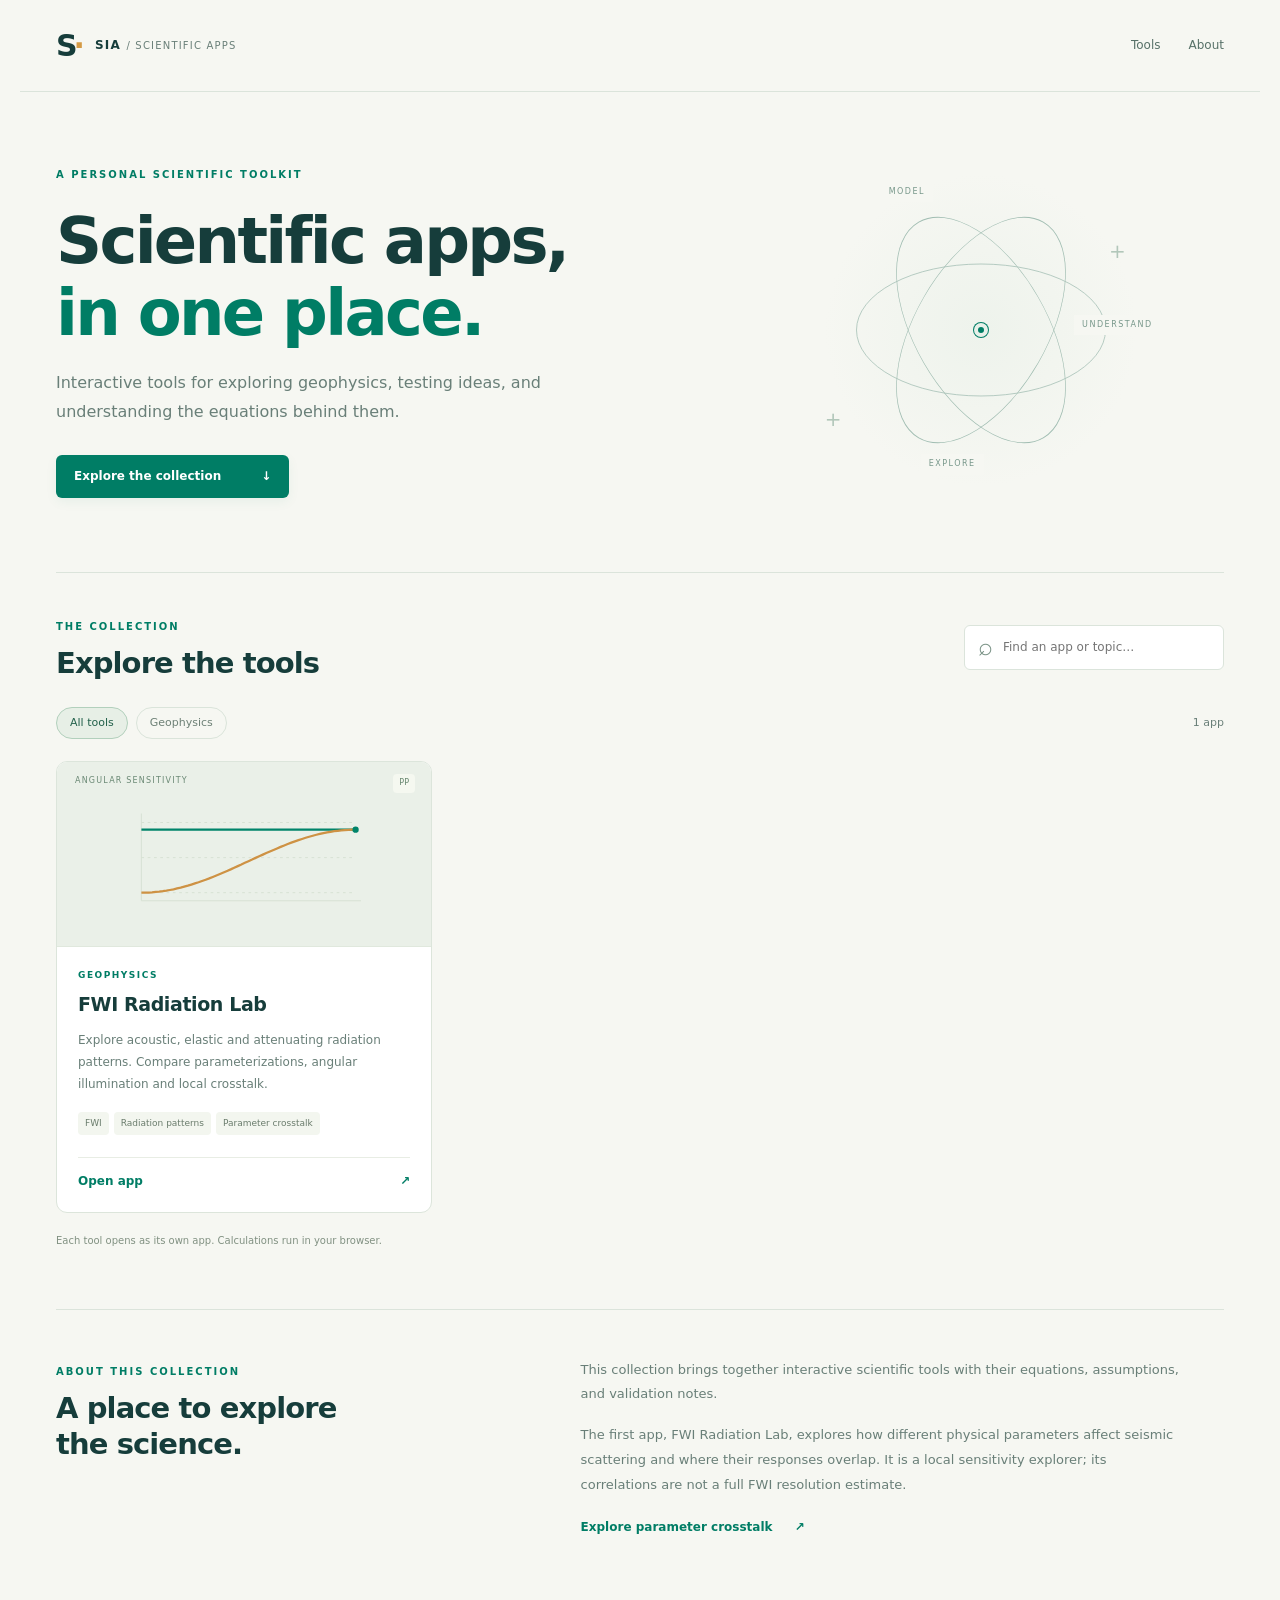
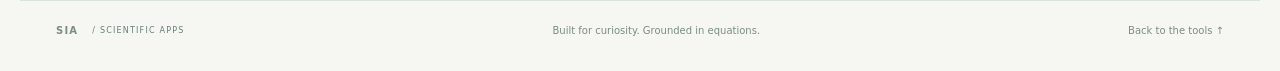
<file: index.html>
<!doctype html><html lang="en"><head><meta charset="utf-8"><meta name="viewport" content="width=device-width,initial-scale=1"><meta name="description" content="Sia's collection of interactive scientific apps for geophysics and quantitative research."><meta name="color-scheme" content="light"><title>Sia — Scientific Apps</title><link rel="stylesheet" href="hub.css"></head><body>
<header><a class="brand" href="./" aria-label="Scientific Apps home"><span class="symbol">S<span>·</span></span><span>SIA <b>/ SCIENTIFIC APPS</b></span></a><nav aria-label="Main navigation"><a href="#tools">Tools</a><a href="#about">About</a></nav></header>
<main><section class="hero"><div class="hero-copy"><span class="eyebrow">A PERSONAL SCIENTIFIC TOOLKIT</span><h1>Scientific apps,<br><em>in one place.</em></h1><p>Interactive tools for exploring geophysics, testing ideas, and understanding the equations behind them.</p><a class="button primary" href="#tools">Explore the collection <span>↓</span></a></div><div class="hero-art" aria-hidden="true"><div class="orbit orbit-a"></div><div class="orbit orbit-b"></div><div class="orbit orbit-c"></div><span class="center-dot"></span><span class="orbit-label label-a">MODEL</span><span class="orbit-label label-b">EXPLORE</span><span class="orbit-label label-c">UNDERSTAND</span><span class="cross cross-a">+</span><span class="cross cross-b">+</span></div></section>
<section id="tools" class="collection"><div class="section-top"><div><span class="eyebrow">THE COLLECTION</span><h2>Explore the tools</h2></div><div class="search-box"><span aria-hidden="true">⌕</span><input id="search" type="search" placeholder="Find an app or topic…" aria-label="Search apps"></div></div><div class="collection-meta"><div id="filters" role="group" aria-label="Filter by category"></div><span id="count" aria-live="polite"></span></div><div id="apps" class="app-grid" aria-live="polite"><p>Loading the collection…</p></div><noscript><p><a href="apps/fwi-radiation/">Open FWI Radiation Lab</a>. Enable JavaScript to use the app and browse the collection.</p></noscript><p class="collection-footnote">Each tool opens as its own app. Calculations run in your browser.</p></section>
<section id="about" class="about"><div><span class="eyebrow">ABOUT THIS COLLECTION</span><h2>A place to explore<br>the science.</h2></div><div><p>This collection brings together interactive scientific tools with their equations, assumptions, and validation notes.</p><p>The first app, FWI Radiation Lab, explores how different physical parameters affect seismic scattering and where their responses overlap. It is a local sensitivity explorer; its correlations are not a full FWI resolution estimate.</p><a class="text-link" href="apps/fwi-radiation/#crosstalk-results">Explore parameter crosstalk <span>↗</span></a></div></section></main>
<footer><a class="brand" href="./">SIA <b>/ SCIENTIFIC APPS</b></a><span>Built for curiosity. Grounded in equations.</span><a href="#tools">Back to the tools ↑</a></footer><script src="hub.js"></script></body></html>
</file>
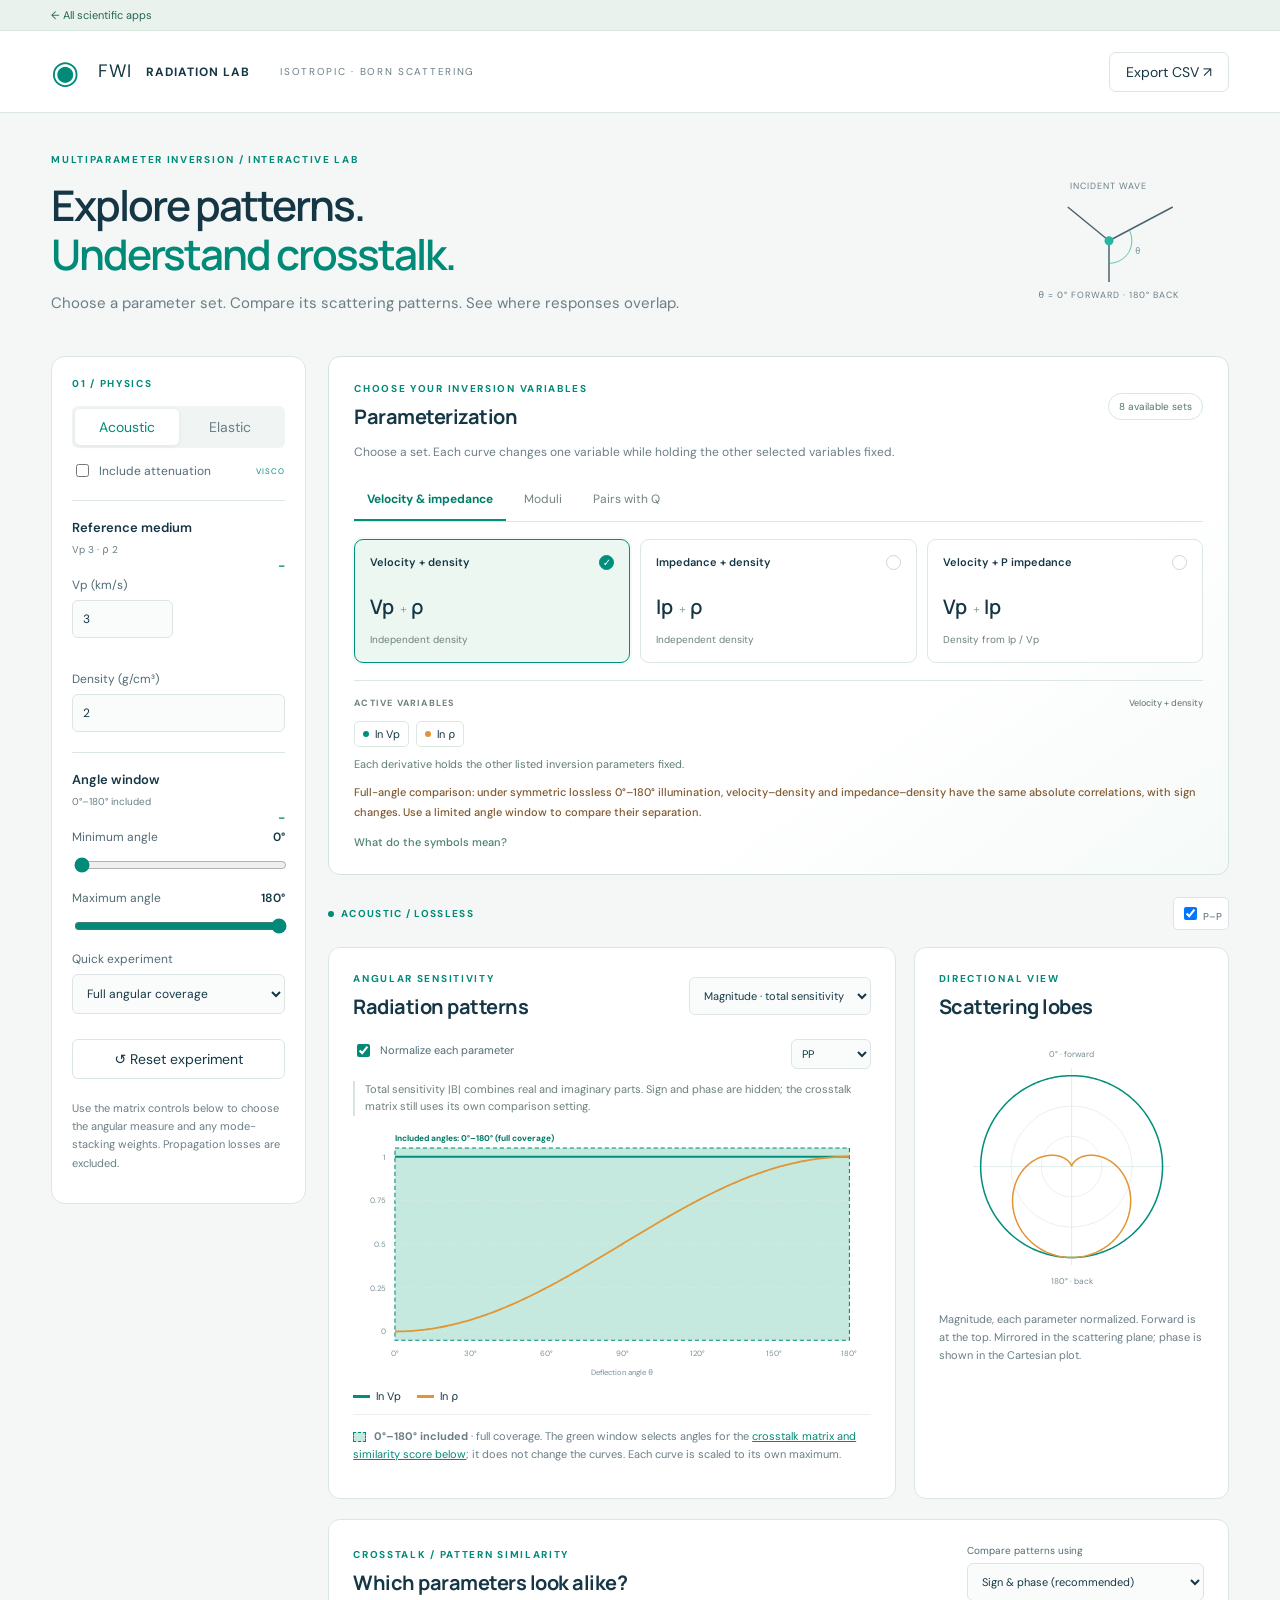
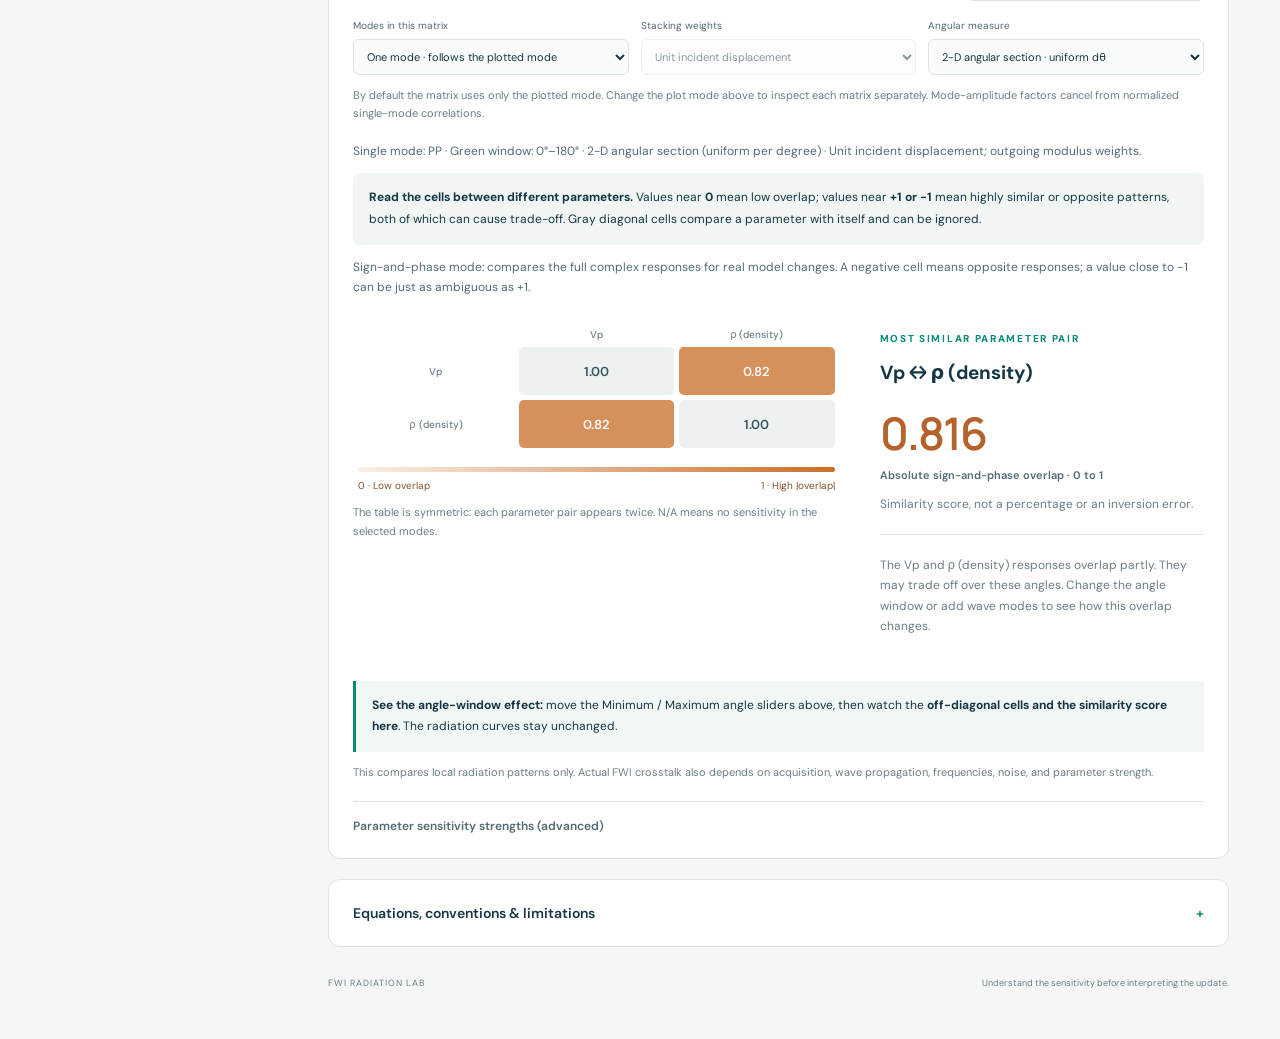
<file: apps/fwi-radiation/index.html>
<!doctype html><html lang="en"><head><meta charset="utf-8"><meta name="viewport" content="width=device-width,initial-scale=1"><title>FWI Radiation Lab</title><meta name="description" content="Explore radiation patterns and local parameter crosstalk in acoustic, elastic and low-loss attenuating FWI."><link rel="stylesheet" href="style.css"></head><body><a class="collection-return" href="../../">← All scientific apps</a>
<header><a class="brand" href="#"><span class="mark">◉</span> FWI <b>RADIATION LAB</b></a><span class="tag">ISOTROPIC · BORN SCATTERING</span><button id="export">Export CSV ↗</button></header>
<main><div class="intro"><div><div class="eyebrow">MULTIPARAMETER INVERSION / INTERACTIVE LAB</div><h1>Explore patterns.<br><em>Understand crosstalk.</em></h1><p>Choose a parameter set. Compare its scattering patterns. See where responses overlap.</p></div><div class="mini"><span>INCIDENT WAVE</span><svg viewBox="0 0 240 130"><path d="M120 120V65M120 65L205 20M120 65L65 20" stroke="#4b6470" fill="none" stroke-width="2"/><circle cx="120" cy="65" r="6" fill="#28b6a0"/><path d="M120 95A30 30 0 0 0 147 51" fill="none" stroke="#28b6a0"/><text x="155" y="83" fill="#28b6a0">θ</text></svg><span>θ = 0° FORWARD · 180° BACK</span></div></div>
<div class="layout"><aside><div class="section-label">01 / PHYSICS</div><div class="tabs" id="families"><button data-family="acoustic" class="active">Acoustic</button><button data-family="elastic">Elastic</button></div><label class="check"><input type="checkbox" id="visco"> Include attenuation <span>VISCO</span></label><details class="control-details" id="medium-settings"><summary>Reference medium <span>Background properties</span></summary><div class="twocol"><label>Vp (km/s)<input id="vp" type="number" min="0.5" max="10" step="0.1" value="3"></label><label class="elastic-only">Vs (km/s)<input id="vs" type="number" min="0.1" max="6" step="0.1" value="1.5"></label></div><label>Density (g/cm³)<input id="rho" type="number" min="0.5" max="5" step="0.1" value="2"></label><div class="visco-only"><div class="twocol"><label>Qp<input id="qp" type="number" min="20" max="1000" value="80"></label><label class="elastic-only">Qs<input id="qs" type="number" min="20" max="1000" value="50"></label></div><div class="twocol"><label>Frequency (Hz)<input id="f" type="number" min="1" max="100" value="10"></label><label>Reference (Hz)<input id="fref" type="number" min="1" max="100" value="10"></label></div></div></details><details class="control-details" id="angle-settings" open><summary>Angle window <span>Used for crosstalk</span></summary><label>Minimum angle <output id="amin-out">0°</output><input id="amin" type="range" min="0" max="179" value="0"></label><label>Maximum angle <output id="amax-out">180°</output><input id="amax" type="range" min="1" max="180" value="180"></label><label>Quick experiment<select id="preset"><option value="full">Full angular coverage</option><option value="back">Near-backscattering only</option><option value="forward">Near-forward scattering</option><option value="phase">Velocity–attenuation phase</option></select></label><button class="reset" id="reset">↺ Reset experiment</button><p class="aside-note">Use the matrix controls below to choose the angular measure and any mode-stacking weights. Propagation losses are excluded.</p></details></aside>
<section class="workspace"><div id="error" role="alert"></div><div id="model-warning" role="status"></div><article class="card parameter-panel"><div class="cardhead"><div><div class="section-label">CHOOSE YOUR INVERSION VARIABLES</div><h2>Parameterization</h2></div><span class="panel-badge" id="parameter-count"></span></div><p class="panel-intro">Choose a set. Each curve changes one variable while holding the other selected variables fixed.</p><select id="basis" hidden aria-label="Parameterization"><option value="velocity">Velocity & density</option><option value="impedance">Impedance & density</option><option value="velocity-impedance">Velocity & impedance</option><option value="velocity-s-impedance">Velocities & S impedance</option><option value="modulus">Moduli & density</option><option value="modulus-velocity">Modulus & velocity</option><option value="modulus-impedance">Modulus & impedance</option><option value="velocity-q">Velocity & Q · fixed density</option><option value="impedance-q">Impedance & Q · fixed density</option></select><div class="parameter-groups" role="group" aria-label="Parameterization categories"><button data-group="kinematic" aria-pressed="true">Velocity & impedance</button><button data-group="moduli" aria-pressed="false">Moduli</button><button data-group="attenuation" aria-pressed="false">Pairs with Q</button></div><div id="parameter-cards" class="parameter-cards" role="group" aria-label="Parameterization sets"></div><div class="selected-parameters"><div class="selection-label">ACTIVE VARIABLES <span id="selection-title"></span></div><div id="variable-chips" class="variable-chips"></div><p id="basis-help"></p><p id="basis-caveat" class="basis-caveat"></p></div><label class="visco-only q-coordinate">Attenuation coordinate<select id="qcoord"><option value="quality">Q · relative change (ln Q)</option><option value="inverse">Inverse Q · change of 0.01</option></select></label><details class="parameter-key"><summary>What do the symbols mean?</summary><p>Vp / Vs: P / S velocity · ρ: density · Ip = ρVp / Is = ρVs: impedance · K: bulk modulus · μ: shear modulus · Qp / Qs: quality factors. “ln” means the derivative is with respect to a fractional property change.</p></details></article><div class="modebar"><span id="model-label">ACOUSTIC / LOSSLESS</span><div id="modes"></div></div><div class="chart-grid"><article class="card"><div class="cardhead"><div><div class="section-label">ANGULAR SENSITIVITY</div><h2>Radiation patterns</h2></div><select id="component" aria-label="Complex component"><option value="abs" selected>Magnitude · total sensitivity</option><option value="real">Real part · signed</option><option value="imag">Imaginary part · signed</option></select></div><div class="toolbar"><label class="check"><input id="normalize" type="checkbox" checked> Normalize each parameter</label><select id="plotmode" aria-label="Plotted wave mode"></select></div><p class="view-help" id="view-help"></p><p class="caption visco-only" id="approximation-note"></p><svg id="chart" viewBox="0 0 740 350" role="img" aria-label="Radiation pattern against deflection angle"></svg><div id="legend" class="legend"></div><p class="caption" id="coverage-caption"></p></article><article class="card polar-card"><div class="section-label">DIRECTIONAL VIEW</div><h2>Scattering lobes</h2><svg id="polar" viewBox="0 0 350 350" role="img" aria-label="Polar radiation magnitude"></svg><p class="caption">Magnitude, each parameter normalized. Forward is at the top. Mirrored in the scattering plane; phase is shown in the Cartesian plot.</p></article></div>
<article class="card matrix-card" id="crosstalk-results"><div class="cardhead"><div><div class="section-label">CROSSTALK / PATTERN SIMILARITY</div><h2>Which parameters look alike?</h2></div><label class="comparison-label">Compare patterns using<select id="metric"><option value="complex">Sign & phase (recommended)</option><option value="magnitude">Magnitude only (ignores sign & phase)</option></select></label></div><div class="gram-controls"><label>Modes in this matrix<select id="matrix-scope"><option value="single">One mode · follows the plotted mode</option><option value="stack">Stack all selected modes</option></select></label><label>Stacking weights<select id="mode-weight"><option value="displacement">Unit incident displacement</option><option value="equal">Equalized mode kernels</option></select></label><label>Angular measure<select id="angle-measure"><option value="section">2-D angular section · uniform dθ</option><option value="solid">3-D solid angle · sin θ dθ</option></select></label></div><p class="caption" id="weight-help"></p><p id="matrix-context" class="matrix-context"></p><div class="how-to-read"><b>Read the cells between different parameters.</b> Values near <b>0</b> mean low overlap; values near <b>+1 or −1</b> mean highly similar or opposite patterns, both of which can cause trade-off. Gray diagonal cells compare a parameter with itself and can be ignored.</div><p id="metric-help" class="metric-help"></p><div class="matrix-layout"><div><div id="matrix"></div><div class="matrix-scale"><span>0 · Low overlap</span><span>1 · High |overlap|</span></div><p class="caption">The table is symmetric: each parameter pair appears twice. N/A means no sensitivity in the selected modes.</p></div><div class="insight"><div class="eyebrow">MOST SIMILAR PARAMETER PAIR</div><p id="pair" class="pair-name"></p><div class="big" id="worst">—</div><div id="score-label" class="score-label"></div><p class="caption">Similarity score, not a percentage or an inversion error.</p><div class="rule"></div><p id="interpret"></p></div></div><div class="try-it"><b>See the angle-window effect:</b> move the Minimum / Maximum angle sliders above, then watch the <b>off-diagonal cells and the similarity score here</b>. The radiation curves stay unchanged.</div><p class="caption">This compares local radiation patterns only. Actual FWI crosstalk also depends on acquisition, wave propagation, frequencies, noise, and parameter strength.</p><details class="strength-details"><summary>Parameter sensitivity strengths (advanced)</summary><div id="norms" class="norms"></div><p class="caption">Log parameters use a unit fractional derivative; Q parameters use a unit log derivative; inverse-Q parameters use a 0.01 increment. These strengths depend on parameter scaling and are not resolution estimates.</p></details></article>
<details class="card"><summary>Equations, conventions & limitations <span>+</span></summary><div class="method"><h3>A point-scatterer experiment</h3><p>Homogeneous, isotropic background; single scattering; homogeneous plane waves with real propagation directions and complex scalar slownesses when attenuation is enabled. θ is the angle between propagation directions (0° forward, 180° backscatter). The outward-ray opening angle is π−θ; PP reflection at incidence i uses θ=π−2i, and converted reflection uses θ=π−i−j. At fixed Vp, the acoustic density column vanishes at θ=0. SV polarizations rotate in the scattering plane; SH is perpendicular. Acoustic curves use the longitudinal displacement-equivalent kernel, whose parameter dependence is equivalent to the scalar pressure Born pattern up to common mode factors.</p><pre>B = [δρ (eₒ·eᵢ) − κ (δλ* A + δμ* D)] / ρ
κ = ρ / [√Mᵢ* √Mₒ*] = kᵢ kₒ / ω²
Mᵢ*, Mₒ* = M* for P, μ* for S; κ = 1/(vᵢvₒ) when lossless
A = (eₒ·nₒ)(nᵢ·eᵢ)
D = (eₒ·eᵢ)(nₒ·nᵢ) + (eₒ·nᵢ)(nₒ·eᵢ)
M = ρ Vp²,  μ = ρ Vs²,  λ = M − 2μ,  K = M − 4μ/3
Hᵢⱼ = Σθ,mode wθ wm Re[conj(Bᵢ) Bⱼ]
Cᵢⱼ = Hᵢⱼ / √(Hᵢᵢ Hⱼⱼ)</pre><p>Log-parameter columns represent derivatives per unit δ ln p; attenuation columns use either δ ln Q = 1 or δq = 0.01, q = Q⁻¹, as selected. Since dq/d ln Q = −1/Q, these coordinates have opposite signs and different scales. Ip = ρVp and Is = ρVs. Change of parameterization holds the other displayed parameters fixed. For moduli, K and μ are reference elastic moduli; attenuation parameters are held fixed when differentiating them, so their complex parts change consistently. Acoustic bases include (Vp,ρ), (Ip,ρ), (Vp,Ip), (K,ρ), (K,Vp), and (K,Ip). The elastic velocity–impedance bases are (Vp,Vs,Ip) and (Vp,Vs,Is): density is derived from the selected impedance and velocity. Vp, Vs, Ip, Is, and ρ cannot all be independent because Ip = ρVp and Is = ρVs. The velocity–Q and impedance–Q bases hold density fixed; density is omitted from the inversion variables but remains a background setting.</p><h3>Visco model</h3><pre>e^(−iωt) convention
L(f) = (2/π) ln(f/fref) − i
M*(f) = M [1 + qP L(f)]
μ*(f) = μ [1 + qS L(f)]</pre><p>A first-order, low-loss constant-Q approximation over a limited band (Q ≥ 20). Vp and Vs define reference elastic moduli, not exact complex phase velocities. Complex scalar wavenumbers are used consistently with the complex background moduli. Polarizations are real for the homogeneous isotropic waves modeled here. Boundary-generated inhomogeneous waves and path attenuation are excluded. P–SH and SV–SH scattering vanish for the isotropic point-scatterer model. Modulus Qp/Qs here refer to M and μ. Elastic inputs must satisfy M/Qp ≥ 4μ/(3Qs), so that the bulk loss is passive; invalid backgrounds are rejected. The app retains Qp/Qs coordinates rather than changing the parameter basis to bulk/shear Q. This is an educational local sensitivity model, not a complete viscoelastic forward solver.</p><p>At f = fref, velocity and attenuation can share a magnitude shape while lying in near-quadrature. With this linearized modulus model and complex kinematics, the Q kernel has a small real component of order Q⁻²; it is not asserted to be exactly imaginary. An exact constant-Q constitutive model would require its own derivatives. Magnitude-only correlation discards this distinction. Broadband phase, source uncertainty, geometry, noise, and propagation can change the actual trade-offs. The matrix defaults to the plotted mode. Optional stacking uses either outgoing-modulus displacement weights |Mref/M*out|² or explicitly equalized kernels. The displacement option assumes equal incident displacement amplitudes, with source, receiver-component and path factors omitted. It is not a survey-calibrated Hessian. The angular measure is selectable: uniform dθ for an angular section, or sinθ dθ for a 3-D solid-angle integral. In visco media these weights depend on the complex outgoing modulus. All calculations are at one frequency. N/A marks a zero-sensitivity column, not a resolved parameter.</p><h3>Reading</h3><p><a href="https://doi.org/10.1190/tle32091040.1" target="_blank" rel="noreferrer">Operto et al. (2013), A guided tour of multiparameter FWI</a> · <a href="https://academic.oup.com/gji/article/211/2/1177/4094907" target="_blank" rel="noreferrer">Moradi & Innanen (2017), Born scattering in viscoelastic media</a>. The simplified implementation above is specified independently; it does not reproduce the full anisotropic-viscoelastic theory.</p></div></details>
<footer>FWI RADIATION LAB <span>Understand the sensitivity before interpreting the update.</span></footer></section></div></main><script src="physics.js"></script><script src="app.js"></script></body></html>
</file>
<file: hub.css>
:root{--ink:#163d3b;--muted:#697f78;--green:#007d65;--bg:#f6f7f2;--line:#dbe4db}*{box-sizing:border-box}html{scroll-behavior:smooth;scroll-padding-top:25px}body{margin:0;background:var(--bg);color:var(--ink);font:15px/1.6 system-ui,-apple-system,BlinkMacSystemFont,"Segoe UI",sans-serif}a{color:inherit;text-decoration:none}button,input{font:inherit}button{cursor:pointer}header{height:92px;display:flex;align-items:center;justify-content:space-between;max-width:1240px;margin:auto;padding:0 36px;border-bottom:1px solid var(--line)}.brand{display:flex;align-items:center;gap:14px;font-size:12px;font-weight:700;letter-spacing:1.2px}.brand b{font-weight:500;font-size:10px;color:var(--muted)}.symbol{font-size:30px;letter-spacing:-4px;font-weight:600}.symbol span{color:#d49a45}nav{display:flex;gap:28px;font-size:12px;color:#577168}nav a:hover,.text-link:hover{color:var(--green)}main{max-width:1240px;margin:auto;padding:0 36px}.hero{display:grid;grid-template-columns:1.4fr 1fr;align-items:center;min-height:480px;padding:60px 0 65px}.eyebrow{font-size:10px;letter-spacing:2px;color:var(--green);font-weight:700}h1{font-size:clamp(40px,5vw,64px);line-height:1.13;letter-spacing:-2.7px;font-weight:550;margin:20px 0}h1 em{font-style:normal;color:var(--green)}.hero p{max-width:490px;color:var(--muted);font-size:16px;line-height:1.8;margin-bottom:28px}.button{display:inline-flex;align-items:center;justify-content:space-between;gap:40px;padding:12px 18px;border-radius:6px;font-size:12px;font-weight:600}.primary{color:white;background:var(--green);box-shadow:0 4px 12px #007d6510}.primary:hover{background:#006b55}.hero-art{width:340px;height:340px;position:relative;justify-self:center;display:flex;align-items:center;justify-content:center;background:radial-gradient(ellipse,#e0ece260,transparent 65%)}.orbit{position:absolute;width:250px;height:250px;border:1px solid #a2beb3;border-radius:50%}.orbit-a{transform:rotate(-30deg) scaleX(.53)}.orbit-b{transform:rotate(30deg) scaleX(.53)}.orbit-c{transform:rotate(90deg) scaleX(.53)}.center-dot{height:14px;width:14px;background:#007d65;border:4px solid #e7f0e9;border-radius:50%;box-shadow:0 0 0 1px #007d65}.orbit-label{font-size:8px;letter-spacing:1.5px;color:#77978a;position:absolute;background:var(--bg);padding:4px 8px}.label-a{top:22px;left:70px}.label-b{bottom:25px;left:110px}.label-c{top:155px;right:-10px}.cross{position:absolute;font-size:20px;font-weight:200;color:#b2c7ba}.cross-a{top:75px;right:25px}.cross-b{bottom:65px;left:14px}.collection{border-top:1px solid var(--line);padding:40px 0 60px}.section-top{display:flex;justify-content:space-between;align-items:center;gap:25px}h2{font-size:29px;font-weight:550;line-height:1.25;letter-spacing:-.9px;margin:8px 0 0}.search-box{display:flex;align-items:center;gap:10px;border:1px solid var(--line);border-radius:6px;padding:0 13px;background:#fff;min-width:260px}.search-box>span{font-size:25px;color:#789184}.search-box input{background:transparent;border:0;padding:12px 0;font-size:12px;width:100%;outline:none}.search-box:focus-within{outline:2px solid #5ca48b;outline-offset:2px}.collection-meta{display:flex;justify-content:space-between;align-items:center;margin:26px 0 22px;font-size:11px;color:var(--muted)}#filters{display:flex;gap:8px;flex-wrap:wrap}.filter{border:1px solid #dae4da;background:transparent;padding:6px 13px;border-radius:20px;color:#6d8076;font-size:11px}.filter[aria-pressed=true]{background:#e7efe6;border-color:#b2d0bc;color:#23614b}.app-grid{display:grid;grid-template-columns:repeat(3,minmax(0,1fr));gap:20px}.app-card{background:#fff;border:1px solid #dce5db;border-radius:11px;overflow:hidden;transition:transform .15s,box-shadow .15s;display:flex;flex-direction:column}.app-card:hover{transform:translateY(-3px);box-shadow:0 9px 26px #234a3d0b}.app-preview{background:#eaf0e8;padding:20px;height:185px;position:relative;border-bottom:1px solid #e0e8dd}.app-preview svg{height:100%;width:100%}.preview-label{position:absolute;left:18px;top:13px;color:#6b8975;letter-spacing:1.2px;font-size:8px}.preview-marker{position:absolute;right:16px;top:12px;font-size:8px;color:#66866e;background:#f5f8f0;padding:3px 6px;border-radius:4px}.card-body{padding:21px;flex:1;display:flex;flex-direction:column}.category{font-size:9px;letter-spacing:1.5px;color:var(--green);text-transform:uppercase;font-weight:650}.card-body h3{font-size:19px;letter-spacing:-.4px;font-weight:600;margin:7px 0 9px}.card-body p{font-size:12px;color:var(--muted);line-height:1.85;margin:0 0 17px}.tags{display:flex;gap:5px;flex-wrap:wrap;margin-bottom:22px}.tags span{background:#f3f6ef;font-size:9px;padding:4px 7px;border-radius:4px;color:#6a7c6c}.open-app{font-size:12px;font-weight:600;border-top:1px solid #e8ede4;padding-top:14px;margin-top:auto;display:flex;justify-content:space-between;color:var(--green)}.empty{grid-column:1/-1;border:1px dashed #bfcebf;padding:34px;border-radius:8px;color:#6c8174;text-align:center;font-size:13px}.empty button{border:0;background:transparent;color:var(--green);text-decoration:underline;margin-left:5px}.collection-footnote{font-size:10px;color:#819182;margin:20px 0 0}.about{border-top:1px solid var(--line);padding:48px 0 62px;display:grid;grid-template-columns:1fr 1.4fr;gap:65px}.about p{font-size:13px;line-height:1.9;color:var(--muted);max-width:600px;margin:0 0 16px}.text-link{font-size:12px;font-weight:600;color:var(--green);display:inline-flex;gap:22px;margin-top:5px}footer{max-width:1240px;margin:auto;border-top:1px solid var(--line);padding:22px 36px 32px;display:flex;justify-content:space-between;gap:20px;align-items:center;font-size:10px;color:#7b8e80}footer .brand{font-size:10px}footer .brand b{font-size:8px}footer>a:last-child{font-size:10px}button:focus-visible,a:focus-visible{outline:2px solid #338d72;outline-offset:4px}@media(max-width:960px){.app-grid{grid-template-columns:repeat(2,minmax(0,1fr))}.hero-art{transform:scale(.85)}.hero{min-height:440px}h1{font-size:48px}.hero p{font-size:14px}}@media(max-width:640px){header{height:72px;padding:0 20px}.brand{gap:9px;font-size:10px}.brand b{font-size:8px}.symbol{font-size:27px}nav{font-size:11px;gap:20px}main{padding:0 20px}.hero{display:block;padding:45px 0 40px;min-height:0}.hero-art{display:none}h1{font-size:43px;letter-spacing:-2px}.hero p{font-size:14px;line-height:1.8}.eyebrow{font-size:8px;letter-spacing:1.5px}.section-top{align-items:flex-start;flex-direction:column;gap:20px}h2{font-size:26px}.search-box{width:100%;min-width:0}.search-box input{font-size:16px}.collection{padding:30px 0 35px}.app-grid{grid-template-columns:1fr}.app-preview{height:185px}.card-body{padding:20px}.card-body p{font-size:13px}.collection-meta{margin:20px 0}.about{grid-template-columns:1fr;gap:22px;padding:32px 0}.about h2 br{display:none}.about p{font-size:13px}footer{padding:20px;flex-wrap:wrap}footer>span{display:none}}

.generic-preview{display:flex;align-items:center;justify-content:center}.generic-symbol{font-size:50px;letter-spacing:-3px;color:#7ca58e;font-weight:300}
</file>
<file: apps/fwi-radiation/style.css>
@import url('https://fonts.googleapis.com/css2?family=DM+Sans:wght@400;500;600;700&family=Manrope:wght@400;500;600;700;800&display=swap');
:root{--ink:#153745;--muted:#6a7e86;--green:#008a77;--line:#dce5e6;--bg:#f4f7f6}*{box-sizing:border-box}body{margin:0;background:var(--bg);color:var(--ink);font-family:'DM Sans',system-ui,sans-serif;font-size:14px}header{height:82px;background:#fff;border-bottom:1px solid var(--line);display:flex;align-items:center;gap:30px;padding:0 4%}.brand{text-decoration:none;color:var(--ink);font-size:18px;letter-spacing:1px}.brand b{font-size:12px;margin-left:8px}.mark{color:var(--green);font-size:32px;vertical-align:middle;margin-right:12px}.tag{font-size:10px;letter-spacing:1.7px;color:var(--muted)}button,select,input{font:inherit}button{cursor:pointer}header button{margin-left:auto;border:1px solid var(--line);border-radius:7px;background:#fff;padding:10px 16px;color:var(--ink)}main{max-width:1600px;margin:auto;padding:40px 4%}.intro{display:flex;justify-content:space-between;align-items:center;margin-bottom:35px}.eyebrow,.section-label{font-size:10px;font-weight:700;letter-spacing:1.7px;color:var(--green)}h1{font:600 clamp(32px,3.6vw,51px)/1.15 'Manrope',sans-serif;letter-spacing:-2px;margin:15px 0}h1 em{font-style:normal;color:var(--green)}.intro p{color:var(--muted);font-size:15px}.mini{width:240px;text-align:center;font-size:9px;letter-spacing:1px;color:var(--muted)}.mini svg{width:180px;display:block;margin:auto}.layout{display:grid;grid-template-columns:260px minmax(0,1fr);gap:24px}aside{background:white;border:1px solid var(--line);border-radius:12px;padding:24px;height:max-content}aside .section-label{margin-bottom:16px}aside .section-label:not(:first-child){margin-top:28px;border-top:1px solid var(--line);padding-top:24px}label{display:block;color:#526b75;font-size:12px;margin:13px 0}select,input[type=number]{width:100%;border:1px solid var(--line);border-radius:6px;background:#fafcfb;color:var(--ink);padding:10px;margin-top:7px}select{cursor:pointer}input[type=range]{width:100%;accent-color:var(--green);margin-top:12px}.check{display:flex;align-items:center;gap:7px}.check input{accent-color:var(--green)}.check span{margin-left:auto;font-size:8px;letter-spacing:1px;color:var(--green)}.tabs{display:flex;background:#f0f4f3;padding:3px;border-radius:6px}.tabs button{border:0;background:transparent;flex:1;padding:9px;color:var(--muted);border-radius:5px}.tabs .active{background:white;color:var(--green);box-shadow:0 1px 4px #15374515}.twocol{display:grid;grid-template-columns:1fr 1fr;gap:12px}output{float:right;color:var(--ink);font-weight:600}.reset{width:100%;background:white;border:1px solid var(--line);color:var(--ink);padding:10px;border-radius:6px;margin-top:12px}.aside-note,.caption{font-size:11px;line-height:1.65;color:var(--muted)}.aside-note{margin-top:20px}.workspace{min-width:0}.modebar{display:flex;justify-content:space-between;align-items:center;min-height:38px;margin-bottom:14px;gap:10px}.modebar>span{font-size:10px;letter-spacing:1.3px;color:var(--green);font-weight:700}#modes{display:flex;gap:6px;flex-wrap:wrap}#modes label{margin:0;background:#fff;border:1px solid var(--line);padding:6px;border-radius:5px;font-size:10px}.chart-grid{display:grid;grid-template-columns:minmax(0,1.8fr) minmax(220px,1fr);gap:18px}.card{background:#fff;border:1px solid var(--line);border-radius:12px;padding:24px;margin-bottom:20px;min-width:0}h2{font:700 20px 'Manrope',sans-serif;letter-spacing:-.5px;margin:8px 0 0}.cardhead{display:flex;justify-content:space-between;align-items:center;gap:12px}.cardhead select{width:auto;max-width:240px;font-size:11px;margin:0}.toolbar{display:flex;justify-content:space-between;gap:10px;align-items:center;margin:8px 0}.toolbar select{width:80px;font-size:11px;padding:6px}.toolbar label{font-size:10px}svg{width:100%;display:block;overflow:visible}svg text{font-family:'DM Sans',system-ui;font-size:11px;fill:#789097}.legend{display:flex;gap:16px;flex-wrap:wrap;font-size:11px;margin-top:10px}.legend i{display:inline-block;width:17px;height:3px;vertical-align:middle;margin-right:6px}.polar-card svg{margin-top:14px}.matrix-layout{display:grid;grid-template-columns:minmax(0,1.5fr) 1fr;gap:40px;margin-top:25px}.matrix-table{width:100%;border-spacing:5px;table-layout:fixed;text-align:center}.matrix-table th{font-size:10px;color:var(--muted);font-weight:500;overflow-wrap:anywhere}.matrix-table td{height:48px;border-radius:5px;font-weight:600;font-size:13px}.insight{padding:10px 0}.big{font:600 45px 'Manrope',sans-serif;letter-spacing:-2px;color:var(--green)}.insight p{font-size:12px;line-height:1.7;color:var(--muted)}.rule{height:1px;background:var(--line);margin:20px 0}.norms{border-top:1px solid var(--line);padding-top:15px;margin-top:20px;color:var(--muted);font-size:11px;line-height:1.8}.norms span{display:inline-block;margin-right:18px}details summary{font-weight:600;cursor:pointer;list-style:none}details summary span{float:right;color:var(--green)}.method{font-size:12px;line-height:1.8;color:#536b75;max-width:920px}.method h3{color:var(--ink);margin-top:25px}pre{white-space:pre-wrap;font-size:11px;background:#f4f7f6;padding:18px;border-radius:6px}a{color:var(--green)}footer{font-size:9px;letter-spacing:1px;color:var(--muted);display:flex;justify-content:space-between;padding:10px 0}footer span{letter-spacing:0}#error{background:#fff0e4;border-radius:6px;color:#a94716;padding:10px;margin-bottom:14px}#error:empty{display:none}button:hover{filter:brightness(.97)}button:focus-visible,input:focus-visible,select:focus-visible,summary:focus-visible{outline:2px solid #079a85;outline-offset:3px}@media(max-width:1150px){.chart-grid{grid-template-columns:1fr}.polar-card{display:none}.layout{grid-template-columns:235px minmax(0,1fr)}.matrix-layout{gap:20px}}@media(max-width:720px){header{height:65px;padding:0 5%;gap:10px}.tag{display:none}.brand b{font-size:9px}.brand{font-size:14px}.mark{margin-right:5px}header button{font-size:10px;padding:8px}main{padding:28px 5%}.mini{display:none}.intro{margin-bottom:25px}.intro p{font-size:13px}.layout{display:block}aside{margin-bottom:20px;padding:20px}.chart-grid{display:block}.polar-card{display:block}.polar-card svg{max-width:300px;margin:auto}.card{padding:18px}.cardhead{align-items:flex-start;flex-wrap:wrap}.cardhead select{max-width:100%;margin-top:7px}.matrix-layout{grid-template-columns:1fr}.insight{padding:0}.big{font-size:35px}.matrix-table{border-spacing:3px}.matrix-table td{height:40px;font-size:11px}.modebar{align-items:flex-start;flex-direction:column}.chart-grid svg{min-height:220px}footer span{display:none}}

.coverage-key{display:inline-block;width:13px;height:10px;background:#c5e9df;border:1px dashed #008a77;vertical-align:middle;margin-right:5px}

#crosstalk-results{scroll-margin-top:24px}

.comparison-label{margin:0;font-size:10px}.comparison-label select{display:block;margin-top:6px;max-width:290px}.matrix-context{font-size:12px;color:#526b75;margin:20px 0 12px;line-height:1.6}.how-to-read{background:#f1f6f5;padding:14px 16px;border-radius:7px;font-size:12px;line-height:1.8}.metric-help{font-size:12px;line-height:1.7;color:#526b75;margin-bottom:0}.matrix-scale{display:flex;justify-content:space-between;font-size:10px;color:#80502e;border-top:5px solid #ce7a41;padding-top:7px;margin:14px 5px 0}.insight .pair-name{font-size:19px;font-weight:700;color:#153745;margin:12px 0}.score-label{font-size:11px;font-weight:600;color:#526b75;margin-top:4px}.try-it{border-left:3px solid #008a77;background:#f1f7f5;padding:14px 16px;font-size:12px;line-height:1.8;margin-top:22px}.strength-details{border-top:1px solid #dce5e6;margin-top:20px;padding-top:16px}.strength-details summary{font-size:12px;color:#526b75}.strength-details .norms{border:0;padding-top:0}.matrix-card .big{color:#b5632b}@media(max-width:720px){.comparison-label{width:100%}.comparison-label select{width:100%;max-width:100%}.matrix-layout{gap:15px}}

.matrix-scale{border-top:0;position:relative;padding-top:12px}.matrix-scale::before{content:"";position:absolute;top:0;left:0;right:0;height:5px;background:linear-gradient(to right,#faf0e8,#ca6e28);border-radius:3px}

.basis-help{font-size:11px;line-height:1.7;background:#f1f7f5;padding:10px;border-radius:6px;color:#42635e}select:disabled,input:disabled{opacity:.65}
/* Parameter selection and compact exploration controls */
[hidden]{display:none!important}.layout{grid-template-columns:255px minmax(0,1fr);gap:22px}aside{padding:20px;border-radius:14px}.parameter-panel{padding:25px;background:linear-gradient(145deg,#fff 65%,#f5faf8);border-color:#d3e4de}.panel-intro{font-size:12px;line-height:1.7;color:var(--muted);margin:12px 0 18px}.panel-badge{font-size:10px;border:1px solid #d5e8e1;border-radius:20px;padding:6px 10px;color:#53766b;white-space:nowrap}.parameter-groups{display:flex;gap:5px;border-bottom:1px solid #dce7e2;margin-bottom:17px}.parameter-groups button{border:0;background:transparent;padding:10px 13px 12px;color:#71857d;font-size:12px;border-bottom:2px solid transparent}.parameter-groups button[aria-pressed=true]{color:#007d69;border-color:#008f7d;font-weight:700}.parameter-cards{display:grid;grid-template-columns:repeat(3,minmax(0,1fr));gap:10px}.parameter-choice{text-align:left;border:1px solid #dce6e2;border-radius:9px;background:#fff;color:var(--ink);padding:15px;min-height:120px;transition:border-color .15s,background .15s,box-shadow .15s}.parameter-choice:hover{border-color:#55ab98;box-shadow:0 3px 12px #15374508}.parameter-choice.is-selected{border:1.5px solid #008f7d;background:#edf7f2;box-shadow:0 0 0 2px #008f7d0b}.choice-title{display:flex;align-items:flex-start;justify-content:space-between;gap:8px;font-size:11px;font-weight:600;min-height:27px}.choice-dot{width:15px;height:15px;border:1px solid #c9d9d2;border-radius:50%;flex-shrink:0;text-align:center;color:white;font-size:10px;line-height:14px}.is-selected .choice-dot{background:#008f7d;border-color:#008f7d}.choice-symbols{display:flex;align-items:center;gap:6px;flex-wrap:wrap;font-size:20px;font-weight:600;margin:11px 0 12px;font-family:'Manrope',sans-serif}.choice-symbols i{font-size:12px;font-style:normal;font-weight:400;color:#819b90}.choice-note{font-size:10px;color:#6d8279;display:block;line-height:1.5}.selected-parameters{margin-top:17px;border-top:1px solid #dce7e2;padding-top:16px}.selection-label{font-size:9px;color:#6d8279;font-weight:700;letter-spacing:1.2px;display:flex;gap:10px;justify-content:space-between}.selection-label span{font-weight:500;letter-spacing:0}.variable-chips{display:flex;flex-wrap:wrap;gap:7px;margin:12px 0 8px}.variable-chips>span{display:inline-flex;gap:6px;align-items:center;font-size:11px;border:1px solid #dce6e2;border-radius:5px;padding:5px 8px;background:white}.variable-chips i{width:6px;height:6px;border-radius:50%;background:var(--chip-color)}#basis-help{font-size:11px;line-height:1.7;color:#607d71;margin:8px 0 0}.q-coordinate{display:flex;align-items:center;justify-content:space-between;border-top:1px solid #e2ebe6;padding-top:12px;margin-top:14px;font-size:11px;gap:15px}.q-coordinate select{width:auto;margin:0;font-size:11px;padding:8px}.parameter-key{margin-top:12px}.parameter-key summary{font-size:11px;color:#4c7f6e;font-weight:500}.parameter-key p{font-size:11px;line-height:1.8;color:var(--muted);margin-bottom:0}.control-details{border-top:1px solid #dce5e6;margin-top:20px;padding-top:18px}.control-details summary{font-size:13px;list-style:none;cursor:pointer;font-weight:600;position:relative;padding-right:14px}.control-details summary::after{content:'+';position:absolute;right:0;color:#008a77}.control-details[open] summary::after{content:'−'}.control-details summary span{display:block;font-size:10px;color:var(--muted);font-weight:400;margin-top:6px;line-height:1.5}.control-details label:first-of-type{margin-top:20px}.view-help{border-left:2px solid #d5e6df;padding-left:10px;font-size:11px;line-height:1.6;color:#6b8178;margin:5px 0 18px}.toolbar label{font-size:11px}.cardhead #component{max-width:230px}.intro h1{font-size:clamp(30px,3.3vw,46px)}.intro{margin-bottom:28px}.chart-grid{grid-template-columns:minmax(0,1.8fr) minmax(230px,1fr)}#coverage-caption{padding-top:12px;border-top:1px solid #edf2ef}#model-label{display:inline-flex;align-items:center;gap:7px}#model-label::before{content:'';width:6px;height:6px;border-radius:50%;background:#008a77}
@media(max-width:1200px){.chart-grid{grid-template-columns:1fr}.polar-card{display:none}.parameter-cards{grid-template-columns:repeat(2,minmax(0,1fr))}.parameter-choice{min-height:115px}}
@media(max-width:720px){header{height:60px}main{padding:22px 4%}.intro{margin-bottom:20px}.intro h1{font-size:30px;line-height:1.2;letter-spacing:-1.1px;margin:10px 0}.intro .eyebrow{font-size:8px;letter-spacing:1.2px}.intro p{font-size:12px;line-height:1.7;margin-bottom:0}.layout{display:block}aside{padding:16px;margin-bottom:16px}.control-details{margin-top:14px;padding-top:14px}.control-details summary{font-size:12px}.control-details summary span{display:inline;margin-left:8px;font-size:9px}.check{font-size:12px}.tabs button{padding:9px;font-size:13px}aside .section-label{margin-bottom:12px}aside .check{margin-bottom:0}aside input[type=number],aside select{font-size:16px}aside label{font-size:11px}.parameter-panel{padding:17px;margin-bottom:16px}.parameter-panel .cardhead{flex-wrap:nowrap}.parameter-panel h2{font-size:20px}.panel-badge{padding:5px 7px;font-size:8px}.panel-intro{font-size:11px;margin:10px 0 13px}.parameter-groups{gap:0;justify-content:space-between;margin-bottom:13px}.parameter-groups button{padding:9px 4px 11px;font-size:10px;white-space:nowrap}.parameter-cards{gap:8px;grid-template-columns:repeat(2,minmax(0,1fr))}.parameter-choice{padding:12px 10px;min-height:116px}.choice-title{font-size:10px;gap:5px;min-height:26px}.choice-symbols{font-size:18px;gap:4px;margin:8px 0 10px}.choice-symbols i{font-size:10px}.choice-note{font-size:9px}.choice-dot{width:13px;height:13px;line-height:12px;font-size:9px}.selection-label{display:block;font-size:8px}.selection-label span{display:block;margin-top:5px;font-size:10px}.variable-chips{gap:5px}.variable-chips>span{font-size:10px;padding:5px 7px}#basis-help{font-size:10px}.q-coordinate{display:block;font-size:10px}.q-coordinate select{width:100%;margin-top:7px;font-size:14px}.parameter-key summary{font-size:10px}.parameter-key p{font-size:10px}.card{border-radius:11px}.modebar{gap:9px;margin-bottom:12px}#modes label{font-size:10px;min-height:30px;display:inline-flex;align-items:center}#model-label{font-size:9px}.chart-grid svg{min-height:0}.polar-card{display:block}.cardhead #component{max-width:100%;font-size:13px;padding:9px}.toolbar{margin-top:12px}.toolbar label{font-size:10px}.view-help{font-size:10px;margin-bottom:14px}#chart text{font-size:19px!important}#chart text:last-of-type{font-size:19px!important}#legend{font-size:11px}#coverage-caption{font-size:10px}.matrix-card .cardhead h2{font-size:19px}.matrix-context,.how-to-read,.metric-help,.try-it{font-size:11px}.comparison-label select{font-size:13px}.cardhead{gap:6px}.toolbar select{font-size:12px}.caption{font-size:10px}.reset{font-size:11px}.aside-note{font-size:10px}.matrix-table th{font-size:9px}.matrix-table td{font-size:11px}}
.control-details summary span{float:none}.twocol{grid-template-columns:repeat(2,minmax(0,1fr))}.twocol>label{min-width:0}.twocol input{min-width:0}.parameter-choice:focus-visible{outline:2px solid #008f7d;outline-offset:3px}

.gram-controls{display:grid;grid-template-columns:repeat(3,minmax(0,1fr));gap:12px;margin-top:18px}.gram-controls label{font-size:10px;margin:0}.gram-controls select{font-size:11px;padding:9px}.gram-controls select:disabled{opacity:.5}#approximation-note{padding:9px 12px;background:#f7f3e9;border-radius:5px}#approximation-note:empty{display:none}@media(max-width:720px){.gram-controls{grid-template-columns:1fr;gap:9px}.gram-controls select{font-size:13px}.gram-controls label{font-size:10px}}

#model-warning{background:#fff3d6;border:1px solid #e4c880;color:#72521c;padding:13px 15px;border-radius:8px;margin-bottom:15px;font-size:12px;line-height:1.7}#model-warning:empty,.basis-caveat:empty{display:none}.basis-caveat{font-size:11px;color:#80582d;line-height:1.8;margin:10px 0 0;font-weight:500}

.collection-return{display:block;padding:8px 4%;font-size:11px;background:#eaf2ed;color:#236452;border-bottom:1px solid #d8e7de;text-decoration:none}.collection-return:hover{text-decoration:underline}
</file>
